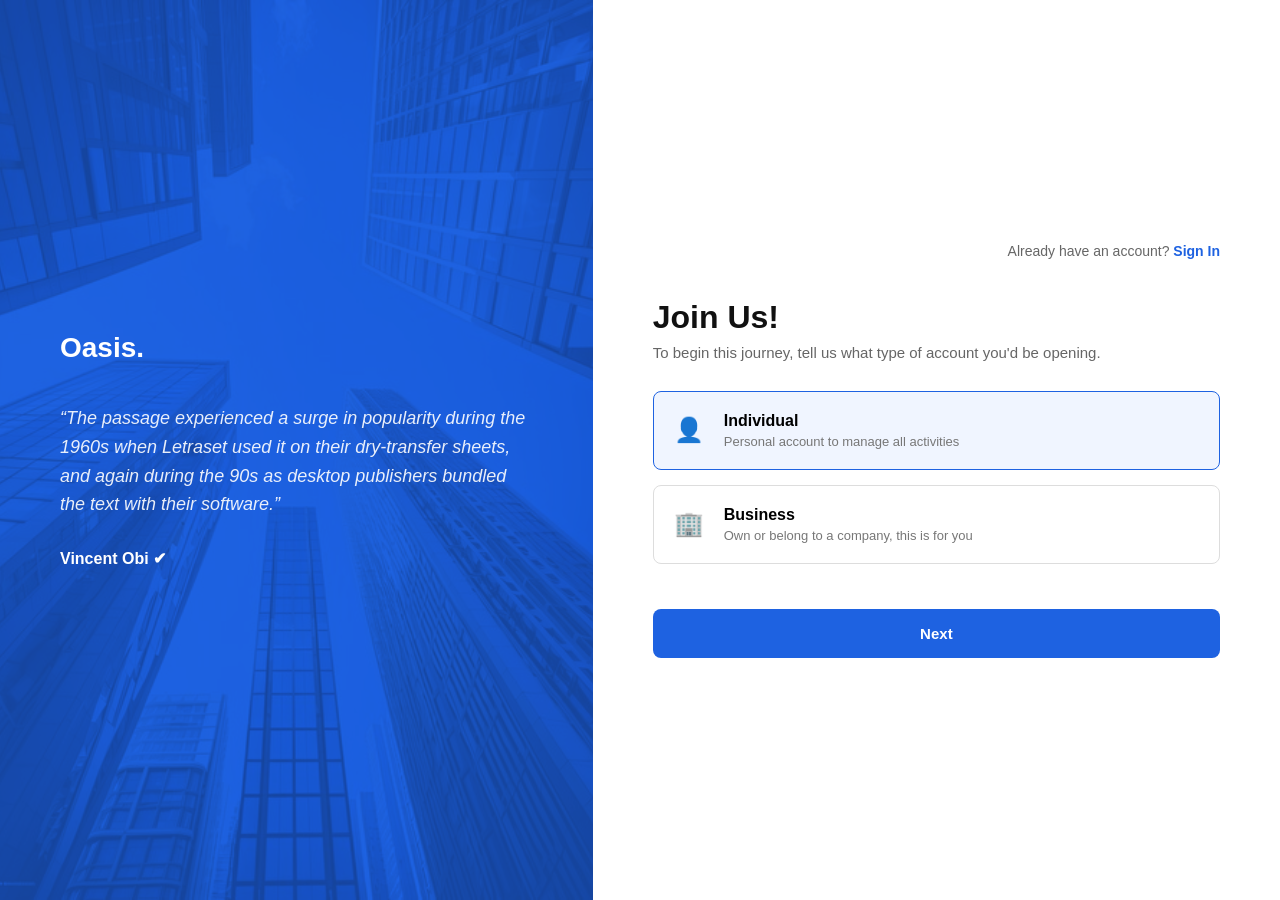
<file: index.html>
<!DOCTYPE html>
<html lang="en">
<head>
  <meta charset="UTF-8" />

  <!-- makes website responsive on mobile-->
  <meta name="viewport" content="width=device-width, initial-scale=1.0"/>
  
  <title>Oasis UI - Bank Verification</title>
  
  <!-- link to external CSS -->
  <link rel="stylesheet" href="style.css"/>
</head>

<body>

<div class="container">

  <!--left side -->
  <div class="left">
    <div class="logo">Oasis.</div>

    <div class="quote">
      “The passage experienced a surge in popularity during the 1960s when Letraset used it on their dry-transfer sheets, and again during the 90s as desktop publishers bundled the text with their software.”
    </div>

    <div class="author">Vincent Obi ✔</div>
  </div>

  <!-- right side -->
  <div class="right">

    <!-- STEP 1 -->
    <div class="step active" id="step1">
      
      <div class="top-right">
        Already have an account? 
        <span class="sign-in-link" onclick="goToSignIn()">Sign In</span>
      </div>

      <h1>Join Us!</h1>
      <p class="sub">To begin this journey, tell us what type of account you'd be opening.</p>

      <div class="card selected" onclick="selectCard(this)">
        <div class="icon">👤</div>
        <div>
          <h3>Individual</h3>
          <p>Personal account to manage all activities</p>
        </div>
      </div>

      <div class="card" onclick="selectCard(this)">
        <div class="icon">🏢</div>
        <div>
          <h3>Business</h3>
          <p>Own or belong to a company, this is for you</p>
        </div>
      </div>

      <button id="step1Btn" onclick="nextStep(2)">Next</button>
    </div>


    <!-- STEP 2 -->
    <div class="step" id="step2">
      
      <div class="top">
        <span onclick="prevStep(1)">← Back</span>
        <small>STEP 02/03</small>
      </div>

      <h1>Complete Your Profile!</h1>
      <p class="sub">For the purpose of industry regulation, your details are required.</p>

      <label>Full Name</label>
      <input type="text" id="fullName" placeholder="Enter your full name" />

      <label>Email Address</label>
      <input type="email" id="email" placeholder="Enter your email" />

      <button id="step2Btn">Save & Continue</button>
    </div>


    <!-- STEP 3 -->
    <div class="step" id="step3">
      
      <div class="top">
        <span onclick="prevStep(2)">← Back</span>

        <div style="text-align: right;">
            <small style="display: block; color: #aaa;">STEP 03/03</small>
            <small style="font-weight: bold;">Bank Verification</small>
        </div>
      </div>

      <h1>Complete Your Profile!</h1>
      <p class="sub">For the purpose of industry regulation, your details are required.</p>

      <label>Bank verification number (BVN)</label>
      
      <div style="position: relative;">
        <input type="text" id="bvnNumber" placeholder="00000000000" maxlength="11" />
        <span style="position: absolute; right: 15px; top: 18px; color: #28a745;">✔</span>
      </div>

      <button id="step3Btn">Save & Continue</button>
      
      <p style="text-align: center; font-size: 12px; color: #aaa; margin-top: 25px;">
        Your Info is safely secured
      </p>
    </div>


    <!-- SIGN IN -->
    <div class="step" id="stepSignIn">

      <div class="top">
        <span onclick="showStep(1)">← Back to Join Us</span>
      </div>

      <h1>Welcome Back!</h1>
      <p class="sub">Enter your details to access your account.</p>

      <label>Email Address</label>
      <input type="email" id="loginEmail" placeholder="Enter your email" />

      <label>Password</label>
      <input type="password" id="loginPassword" placeholder="Enter your password" />

      <button onclick="handleLogin()">Sign In</button>
    </div>

  </div>
</div>

<script src="script.js"></script>

</body>
</html>
</file>
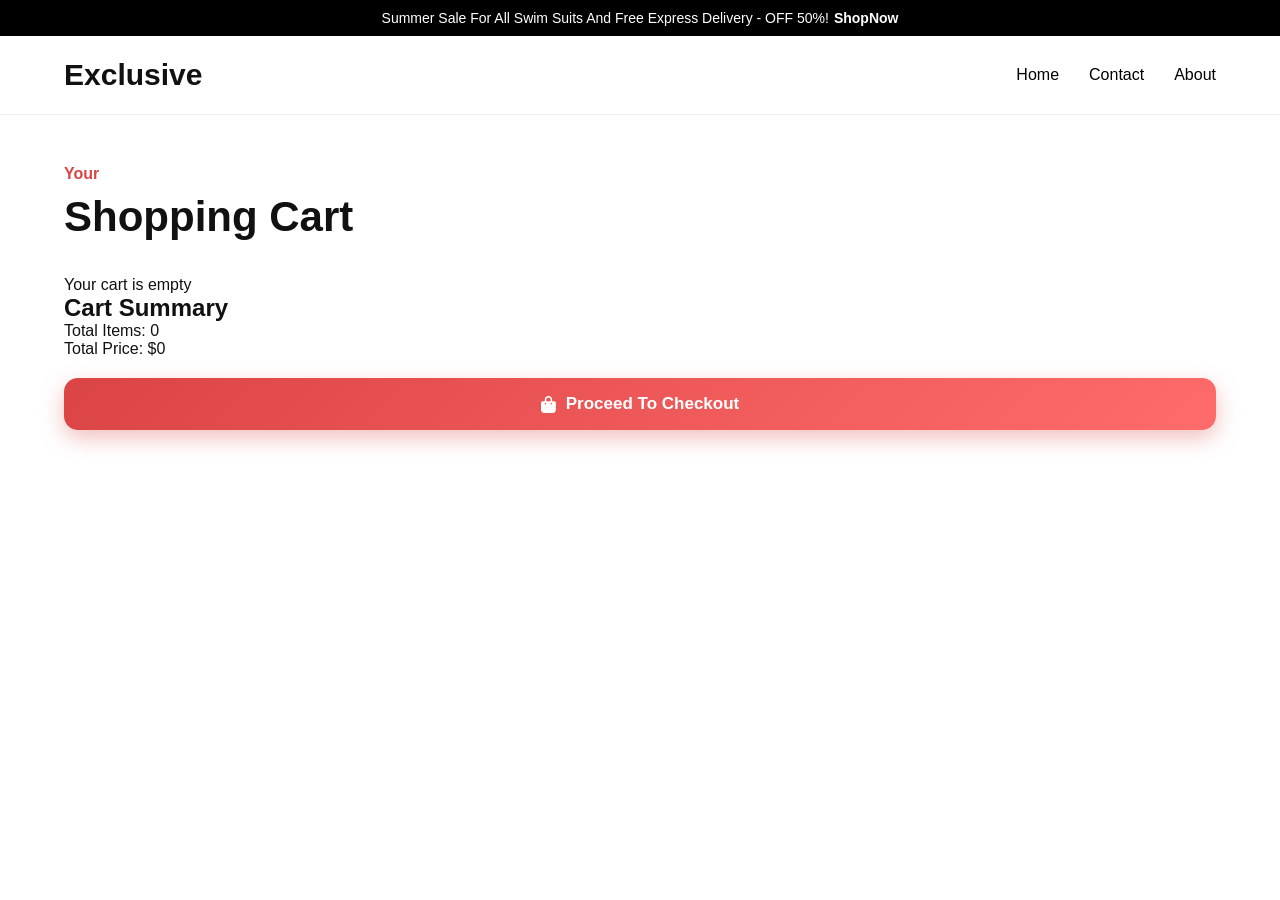
<file: website/cart.html>
<!DOCTYPE html>
<html lang="en">
<head>
  <meta charset="UTF-8">
  <title>Your Cart - Exclusive Store</title>

  <link rel="stylesheet" href="style.css">
  <link rel="stylesheet" href="https://cdnjs.cloudflare.com/ajax/libs/font-awesome/6.5.1/css/all.min.css">
</head>
<body>

<!-- TOP BAR (same as home) -->
<div class="top-bar">
  Summer Sale For All Swim Suits And Free Express Delivery - OFF 50%!
  <span>ShopNow</span>
</div>

<!-- NAV -->
<nav>
  <div class="logo">Exclusive</div>

  <div class="nav-links">
    <a href="index.html">Home</a>
    <a href="#">Contact</a>
    <a href="#">About</a>
  </div>
</nav>

<!-- CART SECTION -->
<section class="section">

  <div class="today">Your</div>
  <div class="flash-title">Shopping Cart</div>

  <div class="cart-container">

    <div id="cartItems"></div>

    <div class="cart-summary">

      <h2>Cart Summary</h2>

      <div class="summary-line">
        <span>Total Items:</span>
        <span id="totalItems">0</span>
      </div>

      <div class="summary-line">
        <span>Total Price:</span>
        <span id="totalPrice">$0</span>
      </div>

     <button class="checkout-btn">
  <i class="fa-solid fa-bag-shopping"></i>
  Proceed To Checkout
</button>

    </div>

  </div>

</section>

<script src="cart.js"></script>

</body>
</html>
</file>
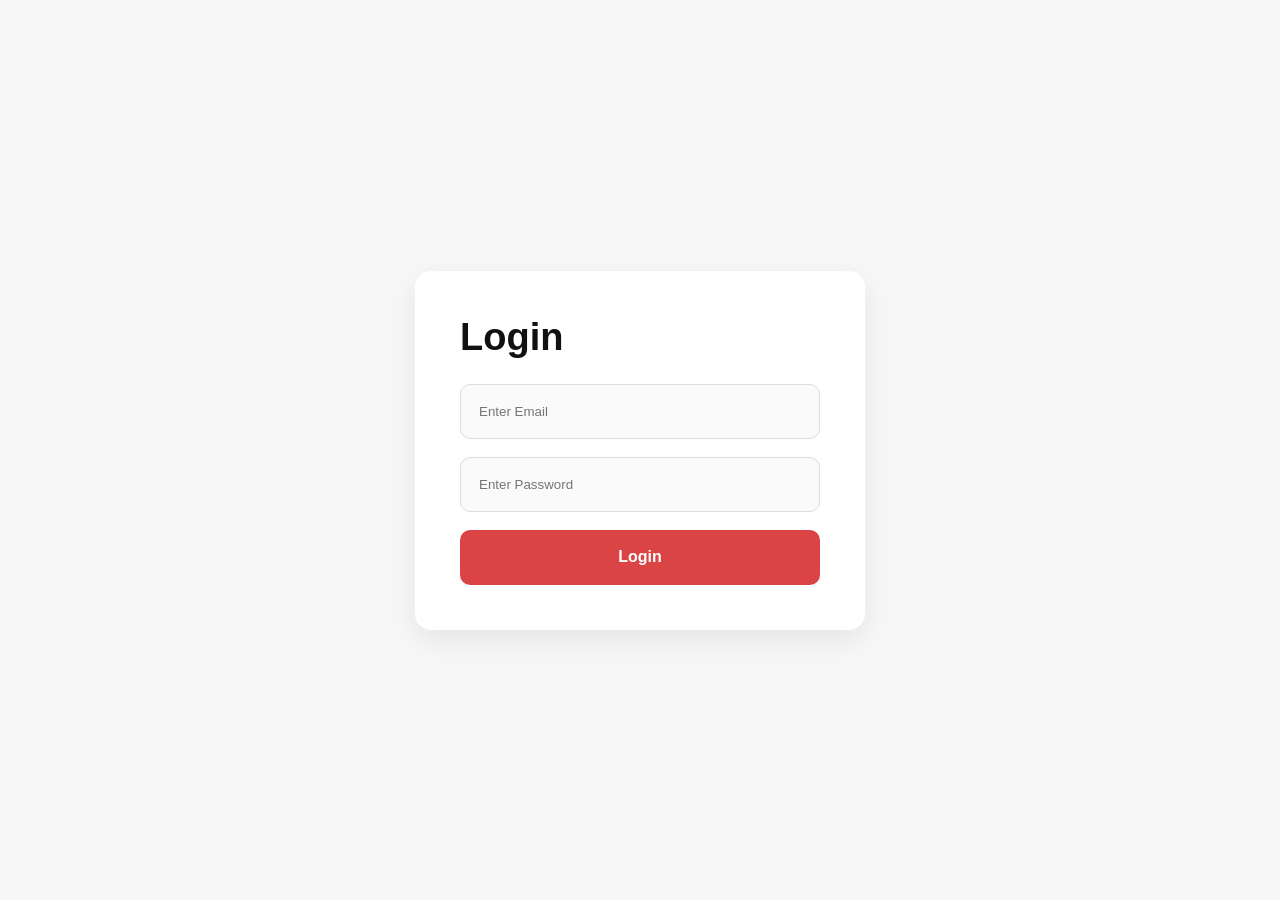
<file: website/login.html>
<!DOCTYPE html>
<html lang="en">

<head>

  <meta charset="UTF-8">

  <meta name="viewport"
  content="width=device-width, initial-scale=1.0">

  <title>Login</title>

  <link rel="stylesheet"
  href="style.css">

  <!-- FONT AWESOME -->

  <link rel="stylesheet"
  href="https://cdnjs.cloudflare.com/ajax/libs/font-awesome/6.5.1/css/all.min.css"/>

</head>
<body>

  <div class="auth-page">

    <div class="auth-container">

      <h1>
        Login
      </h1>

      <input type="email"
      id="loginEmail"
      placeholder="Enter Email">

      <input type="password"
      id="loginPassword"
      placeholder="Enter Password">

      <button id="loginSubmit">

        Login

      </button>

      

    </div>

  </div>

  <script src="auth.js"></script>

</body>

</html>
</file>
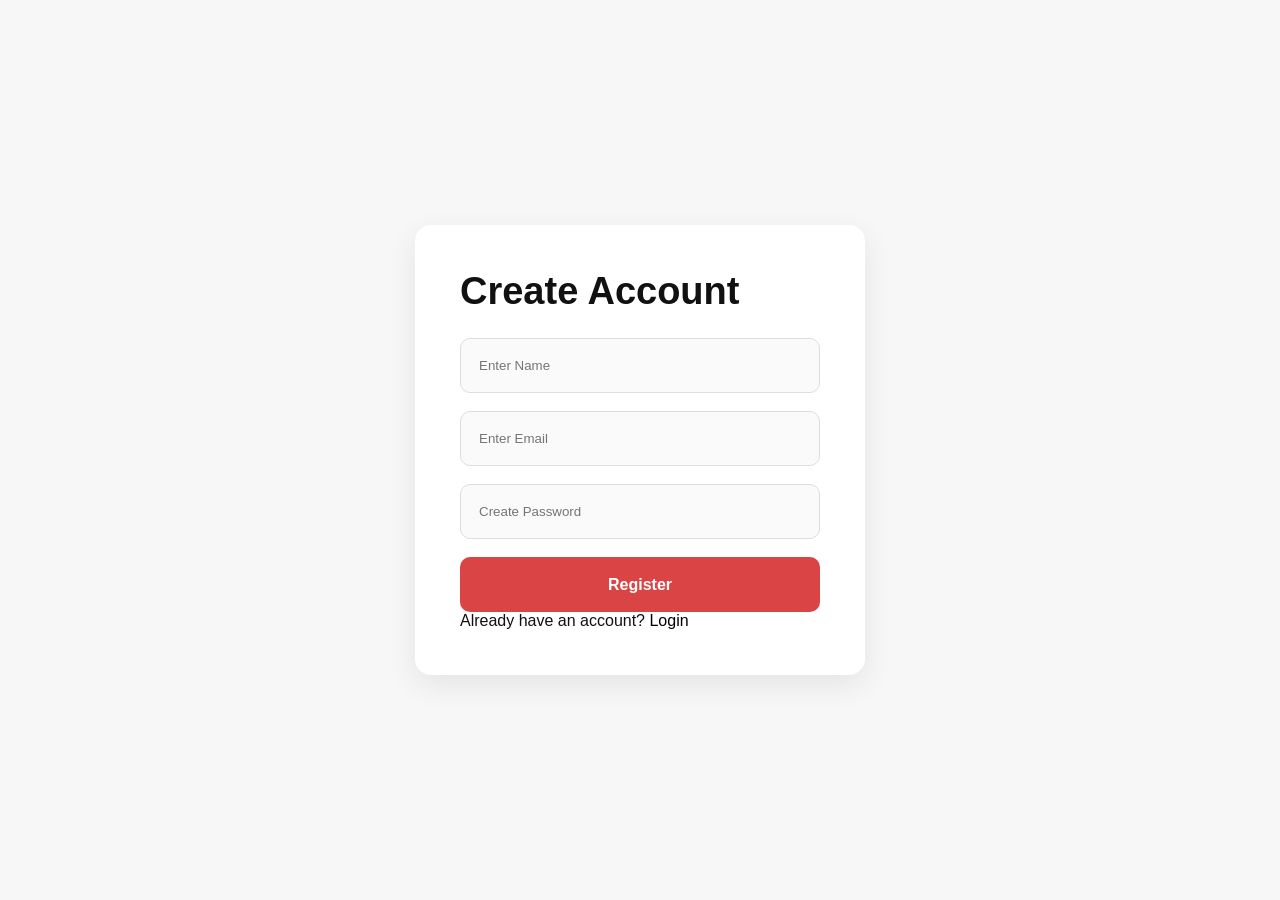
<file: website/register.html>
<!DOCTYPE html>
<html lang="en">

<head>

  <meta charset="UTF-8">

  <meta name="viewport"
  content="width=device-width, initial-scale=1.0">

  <title>Register</title>

  <link rel="stylesheet"
  href="style.css">

  <!-- FONT AWESOME -->

  <link rel="stylesheet"
  href="https://cdnjs.cloudflare.com/ajax/libs/font-awesome/6.5.1/css/all.min.css"/>

</head>

<body>

  <div class="auth-page">

    <div class="auth-container">

      <h1>
        Create Account
      </h1>

      <input type="text"
      id="registerName"
      placeholder="Enter Name">

      <input type="email"
      id="registerEmail"
      placeholder="Enter Email">

      <input type="password"
      id="registerPassword"
      placeholder="Create Password">

      <button id="registerSubmit">

        Register

      </button>

      <p>

        Already have an account?

        <a href="login.html">
          Login
        </a>

      </p>

    </div>

  </div>

  <script src="auth.js"></script>
<script type="module" src="script.js"></script>

</body>

</html>
</file>
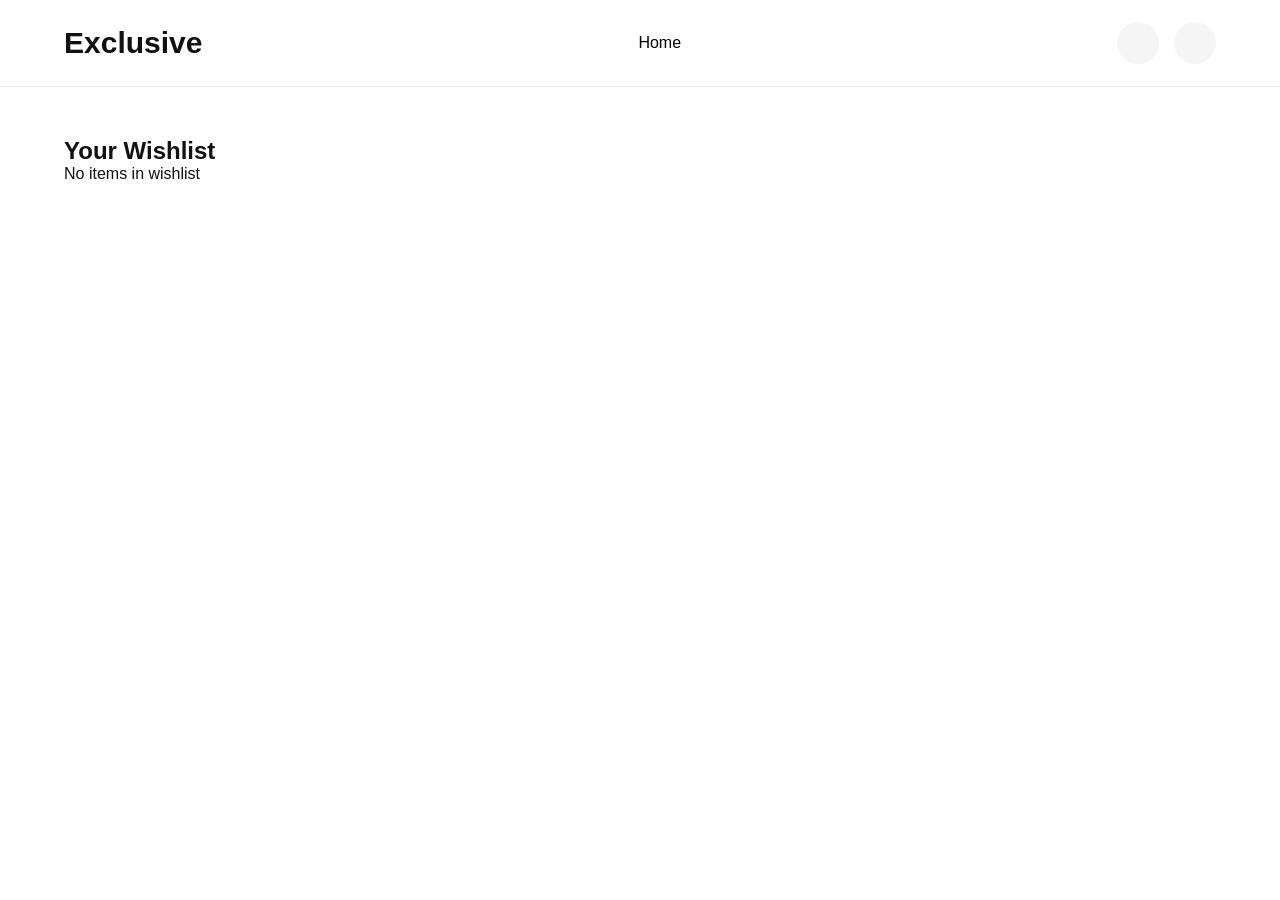
<file: website/wishlist.html>
<!DOCTYPE html>
<html lang="en">
<head>
  <meta charset="UTF-8">
  <title>Wishlist</title>
  <link rel="stylesheet" href="style.css">
</head>

<body>

<nav>
  <div class="logo">Exclusive</div>

  <div class="nav-links">
    <a href="index.html">Home</a>
  </div>

  <div class="right-nav">

    <a href="wishlist.html" class="icon">
      <i class="fa-regular fa-heart"></i>
    </a>

    <a href="cart.html" class="icon">
      <i class="fa-solid fa-cart-shopping"></i>
    </a>

  </div>
</nav>

<section class="section">
  <h1>Your Wishlist</h1>
  <div id="wishlistItems"></div>
</section>

<script src="wishlist.js"></script>
</body>
</html>
</file>
<file: style.css>
* {
    box-sizing: border-box;
    margin: 0;
    padding: 0;
    font-family: -apple-system, BlinkMacSystemFont, "Segoe UI", Roboto, sans-serif;
}

.container {
    display: flex; 
    height: 100vh;
}

.left {
    flex: 1;
    color: white;
    padding: 60px;
    display: flex;
    flex-direction: column;
    justify-content: center;
    position: relative; 
    overflow: hidden;
    background-color: #1e62e1; 
}

.left::before {
    content: "";
    position: absolute;
    top: 0;
    left: 0;
    width: 100%;
    height: 100%;
    background-image: url('building.png');
    background-size: cover;
    background-position: center;
    background-repeat: no-repeat;
    background-blend-mode: multiply;
    background-color: #1e62e1; 
    opacity: 0.3; 
    z-index: 0;
}

.logo, .quote, .author {
    position: relative;
    z-index: 1;
}

.logo { font-size: 28px; font-weight: bold; margin-bottom: 40px; }
.quote { font-size: 18px; line-height: 1.6; margin-bottom: 30px; font-style: italic; opacity: 0.9; }
.author { font-weight: bold; }

.right {
    flex: 1.2;
    background: white;
    padding: 60px;
    display: flex;
    flex-direction: column;
    justify-content: center;
}

.step { display: none; }
.step.active { display: block; }

h1 { margin-bottom: 8px; font-size: 32px; font-weight: 800; color: #111; }
.sub { color: #666; margin-bottom: 30px; font-size: 15px; }

.top-right { text-align: right; margin-bottom: 40px; font-size: 14px; color: #666; }
.sign-in-link { color: #1e62e1; font-weight: bold; cursor: pointer; }
.sign-in-link:hover { text-decoration: underline; }

.top { display: flex; justify-content: space-between; align-items: center; margin-bottom: 40px; font-size: 14px; color: #666; }
.top span { cursor: pointer; font-weight: 600; }

.card {
    display: flex;
    align-items: center;
    padding: 20px;
    border: 1px solid #ddd;
    border-radius: 8px;
    margin-bottom: 15px;
    cursor: pointer;
    transition: all 0.2s ease;
}

.card.selected { 
    border-color: #1e62e1; background-color: #f0f5ff; }

.icon { 
    font-size: 24px; margin-right: 20px; }

.card h3 { 
    font-size: 16px; margin-bottom: 4px; }

.card p { 
    font-size: 13px; color: #777; }

label { 
    display: block; font-size: 13px; font-weight: 600; color: #555; margin-top: 20px; margin-bottom: 8px; }

input { 
    width: 100%; padding: 16px; border: 1px solid #ddd; border-radius: 8px; font-size: 15px; outline: none; }

input:focus { 
    border-color: #1e62e1; box-shadow: 0 0 0 3px rgba(30, 98, 225, 0.1); }

button { 
    width: 100%; padding: 16px; background: #1e62e1; color: white; border: none; border-radius: 8px; font-size: 15px; font-weight: bold; cursor: pointer; margin-top: 30px; }
    
button:hover { 
    background-color: #1652c9; }
</file>
<file: website/style.css>
*{
  margin:0;
  padding:0;
  box-sizing:border-box;
  font-family:Arial, Helvetica, sans-serif;
}

body{
  background:#fff;
  color:#111;
}

a{
  text-decoration:none;
  color:black;
}

/* ===================== TOP BAR ===================== */

.top-bar{
  background:black;
  color:white;
  padding:10px 5%;
  display:flex;
  justify-content:center;
  align-items:center;
  position:relative;
  font-size:14px;
}

.top-bar span{
  margin-left:5px;
  font-weight:bold;
}

.language{
  position:absolute;
  right:5%;
}

/* ===================== NAVBAR ===================== */

nav{
  display:flex;
  justify-content:space-between;
  align-items:center;
  padding:22px 5%;
  border-bottom:1px solid #eee;
  flex-wrap:wrap;
  gap:20px;
  background:white;
}

.logo{
  font-size:30px;
  font-weight:bold;
}

.nav-links{
  display:flex;
  gap:30px;
}

.nav-links a{
  transition:0.3s;
}

.nav-links a:hover{
  color:#db4444;
}

.right-nav{
  display:flex;
  align-items:center;
  gap:15px;
  flex-wrap:wrap;
}

/* ===================== SEARCH ===================== */

.search-box{
  background:#f5f5f5;
  padding:10px 15px;
  border-radius:8px;
  display:flex;
  align-items:center;
  gap:10px;
}

.search-box input{
  border:none;
  outline:none;
  background:transparent;
  width:180px;
}

/* ===================== BUTTONS ===================== */

.nav-btn{
  padding:11px 22px;
  border:none;
  border-radius:8px;
  cursor:pointer;
  font-size:14px;
  transition:0.3s;
  font-weight:bold;
}

.login-btn{
  background:white;
  border:1px solid #ddd;
}

.login-btn:hover{
  background:black;
  color:white;
}

.register-btn{
  background:#db4444;
  color:white;
}

.register-btn:hover{
  background:black;
}

/* ===================== ICONS ===================== */

.icon{
  position:relative;
  cursor:pointer;
  font-size:20px;
  width:42px;
  height:42px;
  background:#f5f5f5;
  border-radius:50%;
  display:flex;
  justify-content:center;
  align-items:center;
  transition:0.3s;
}

.icon:hover{
  background:#db4444;
  color:white;
}

.count{
  position:absolute;
  top:-5px;
  right:-5px;
  background:#db4444;
  color:white;
  width:18px;
  height:18px;
  border-radius:50%;
  display:flex;
  justify-content:center;
  align-items:center;
  font-size:11px;
}

/* ===================== HERO ===================== */

.hero{
  display:flex;
  gap:30px;
  padding:40px 5%;
}

.sidebar{
  width:230px;
  border-right:1px solid #ddd;
  padding-right:20px;
}

.sidebar ul{
  list-style:none;
}

.sidebar li{
  margin-bottom:18px;
  cursor:pointer;
  transition:0.3s;
}

.sidebar li:hover{
  color:#db4444;
}

.banner{
  flex:1;
  background:black;
  color:white;
  border-radius:12px;
  display:flex;
  align-items:center;
  justify-content:space-between;
  padding:50px;
}

.banner-text h3{
  margin-bottom:20px;
}

.banner-text h1{
  font-size:55px;
  line-height:1.2;
}

.banner img{
  width:350px;
  max-width:100%;
}

/* ===================== SECTION ===================== */

.section{
  padding:50px 5%;
}

.today{
  color:#db4444;
  font-weight:bold;
  margin-bottom:10px;
}

.flash-title{
  font-size:42px;
  font-weight:bold;
  margin-bottom:35px;
}

/* ===================== PRODUCTS ===================== */

.products{
  display:grid;
  grid-template-columns:repeat(auto-fit,minmax(250px,1fr));
  gap:28px;
}

/* PRODUCT CARD */

.product{
  background:white;
  border-radius:16px;
  overflow:hidden;
  box-shadow:0 5px 18px rgba(0,0,0,0.06);
  transition:0.3s;
  display:flex;
  flex-direction:column;
  height:390px;
}

.product:hover{
  transform:translateY(-8px);
  box-shadow:0 12px 30px rgba(0,0,0,0.12);
}

/* PRODUCT IMAGE AREA */

.product-top{
  background:#f5f5f5;
  height:220px;
  position:relative;
  display:flex;
  justify-content:center;
  align-items:center;
  padding:20px;
}

.product img{
  width:160px;
  height:160px;
  object-fit:contain;
}

/* DISCOUNT */

.discount{
  position:absolute;
  top:15px;
  left:15px;
  background:#db4444;
  color:white;
  padding:6px 12px;
  border-radius:6px;
  font-size:13px;
  font-weight:bold;
}

/* WISHLIST BUTTON */

.wishlist-btn{
  position:absolute;
  top:15px;
  right:15px;

  width:38px;
  height:38px;

  background:white;
  border-radius:50%;

  display:flex;
  justify-content:center;
  align-items:center;

  font-size:16px;
  color:#111;

  cursor:pointer;

  box-shadow:0 3px 10px rgba(0,0,0,0.08);

  transition:0.3s ease;
}

/* hover */
.wishlist-btn:hover{
  background:#db4444;
  color:white;
  transform:scale(1.08);
}

/* active heart */
.wishlist-btn.fa-solid{
  background:#db4444;
  color:white;
}
.wishlist-btn::before{
  display:flex;
  justify-content:center;
  align-items:center;
}

/* PRODUCT INFO */

.product-info{
  padding:18px;
  flex:1;
}

.product-info h4{
  margin-bottom:10px;
  font-size:18px;
}

.price{
  color:#db4444;
  font-size:18px;
  font-weight:bold;
}

/* ===================== ADD TO CART BUTTON ===================== */

.add-cart{
  margin:0 18px 18px;
  padding:14px;
  border:none;
  border-radius:10px;
  background:linear-gradient(135deg,#db4444,#ff6b6b);
  color:white;
  font-size:15px;
  font-weight:bold;
  cursor:pointer;
  transition:0.3s;
  box-shadow:0 4px 15px rgba(219,68,68,0.25);
}

.add-cart:hover{
  transform:translateY(-2px);
  background:black;
  box-shadow:0 8px 20px rgba(0,0,0,0.2);
}

/* ===================== AUTH ===================== */

.auth-page{
  width:100%;
  min-height:100vh;
  display:flex;
  justify-content:center;
  align-items:center;
  background:#f7f7f7;
  padding:40px 20px;
}

.auth-container{
  width:450px;
  background:white;
  padding:45px;
  border-radius:16px;
  box-shadow:0 10px 30px rgba(0,0,0,0.08);
}

.auth-container h1{
  margin-bottom:25px;
  font-size:38px;
}

.auth-container input{
  width:100%;
  height:55px;
  margin-bottom:18px;
  padding:0 18px;
  border:1px solid #ddd;
  border-radius:10px;
  background:#fafafa;
}

.auth-container button{
  width:100%;
  height:55px;
  border:none;
  border-radius:10px;
  background:#db4444;
  color:white;
  font-size:16px;
  font-weight:bold;
  cursor:pointer;
  transition:0.3s;
}

.auth-container button:hover{
  background:black;
}

/* ===================== CART CARDS ===================== */

.cart-card{
  display:flex;
  gap:20px;
  align-items:center;
  padding:20px;
  border-radius:14px;
  background:white;
  margin-bottom:20px;
  box-shadow:0 5px 18px rgba(0,0,0,0.06);
}

.cart-card img{
  width:110px;
  height:110px;
  object-fit:contain;
  background:#f5f5f5;
  padding:10px;
  border-radius:10px;
}

.cart-info{
  flex:1;
}

.cart-info h3{
  margin-bottom:10px;
  font-size:22px;
}

.cart-info p{
  color:#db4444;
  font-weight:bold;
  margin-bottom:15px;
  font-size:18px;
}

.cart-info button{
  padding:10px 18px;
  border:none;
  border-radius:8px;
  background:#db4444;
  color:white;
  cursor:pointer;
  transition:0.3s;
  font-weight:bold;
}

.cart-info button:hover{
  background:black;
}

/* ===================== CHECKOUT BOX ===================== */

.checkout-box{
  margin-top:35px;
  padding:25px;
  border-radius:16px;
  background:white;
  box-shadow:0 5px 18px rgba(0,0,0,0.06);
}

.checkout-box h2{
  margin-bottom:15px;
  font-size:28px;
}

.checkout-box p{
  margin-bottom:10px;
  font-size:18px;
}

.checkout-box button{
  width:100%;
  padding:16px;
  border:none;
  border-radius:14px;
  background:linear-gradient(135deg,#db4444,#ff6b6b);
  color:white;
  font-size:17px;
  font-weight:700;
  letter-spacing:0.5px;
  cursor:pointer;
  margin-top:18px;
  transition:0.35s ease;
  box-shadow:0 8px 22px rgba(219,68,68,0.35);
  position:relative;
  overflow:hidden;
}

/* hover effect */
.checkout-box button:hover{
  transform:translateY(-3px) scale(1.01);
  background:linear-gradient(135deg,#111,#333);
  box-shadow:0 12px 28px rgba(0,0,0,0.25);
}

/* click effect */
.checkout-box button:active{
  transform:scale(0.98);
}

/* shine animation */
.checkout-box button::before{
  content:"";
  position:absolute;
  top:0;
  left:-100%;
  width:100%;
  height:100%;
  background:rgba(255,255,255,0.2);
  transform:skewX(-20deg);
  transition:0.5s;
}

.checkout-box button:hover::before{
  left:120%;
}

.checkout-btn{
  width:100%;
  padding:16px;
  border:none;
  border-radius:14px;
  background:linear-gradient(135deg,#db4444,#ff6b6b);
  color:white;
  font-size:17px;
  font-weight:bold;
  cursor:pointer;
  margin-top:20px;
  transition:0.3s ease;
  display:flex;
  justify-content:center;
  align-items:center;
  gap:10px;
  box-shadow:0 8px 22px rgba(219,68,68,0.35);
}

.checkout-btn:hover{
  background:black;
  transform:translateY(-3px);
  box-shadow:0 12px 28px rgba(0,0,0,0.25);
}

.checkout-btn:active{
  transform:scale(0.98);
}
/* ===================== RESPONSIVE ===================== */

@media(max-width:1100px){

  .hero{
    flex-direction:column;
  }

  .sidebar{
    width:100%;
    border-right:none;
    border-bottom:1px solid #ddd;
    padding-bottom:20px;
  }
}

@media(max-width:900px){

  nav{
    flex-direction:column;
    align-items:flex-start;
  }

  .right-nav{
    width:100%;
  }
}

@media(max-width:768px){

  .banner{
    flex-direction:column;
    text-align:center;
    gap:30px;
  }

  .banner-text h1{
    font-size:40px;
  }

  .products{
    grid-template-columns:1fr;
  }

  .cart-card{
    flex-direction:column;
    text-align:center;
  }
}

@media(max-width:500px){

  .auth-container{
    width:100%;
    padding:30px;
  }

  .search-box{
    width:100%;
  }

  .search-box input{
    width:100%;
  }

  .right-nav{
    width:100%;
    flex-wrap:wrap;
  }
}
</file>
